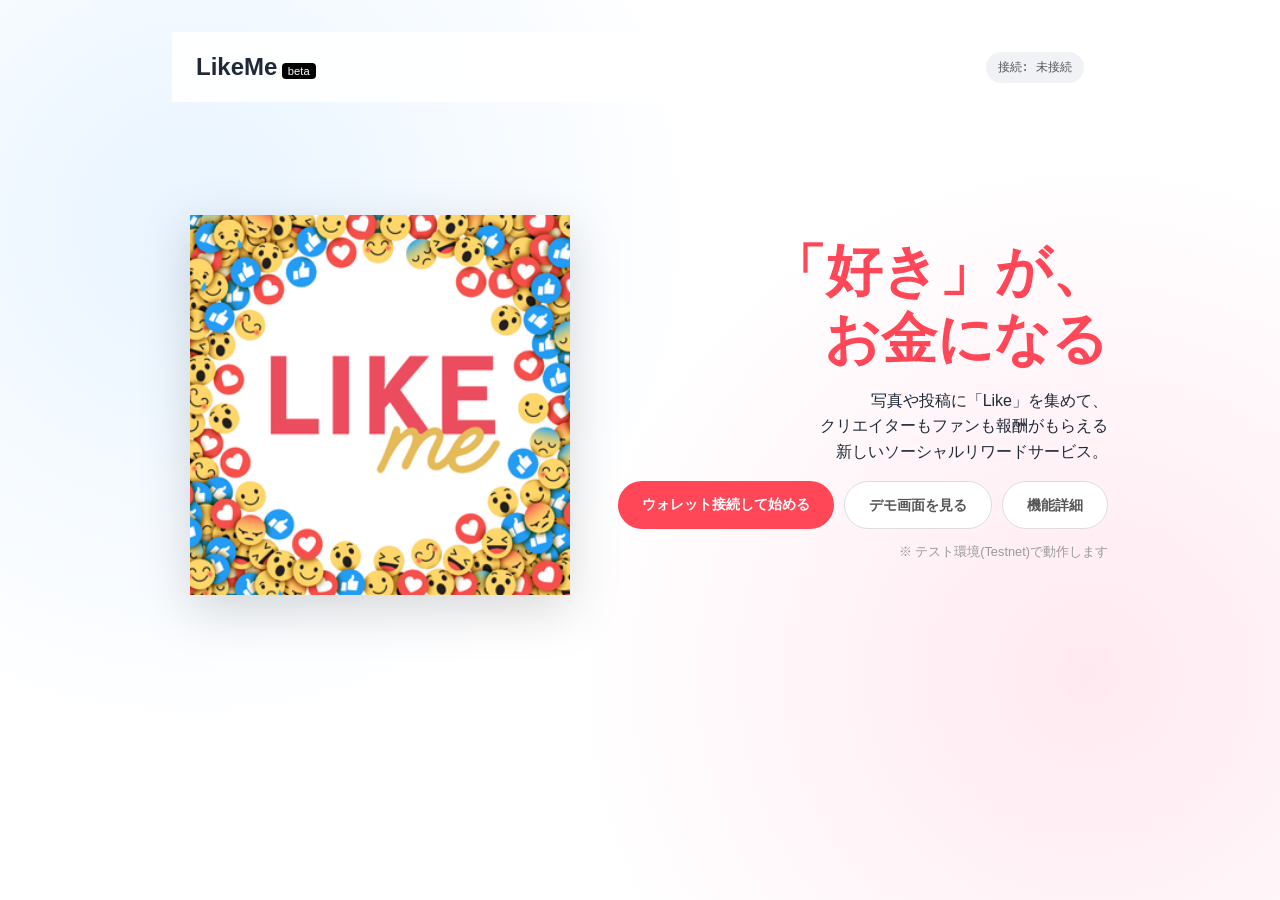
<file: LikeMe-DEMO/index.html>
<!DOCTYPE html>
<html lang="ja">
<head>
  <meta charset="UTF-8" />
  <meta name="viewport" content="width=device-width, initial-scale=1.0">
  <title>LikeMe ホーム</title>
  <link rel="stylesheet" href="style.css" />
  <script src="https://xumm.app/assets/cdn/xumm.min.js"></script>
  <script defer src="script.js"></script>
</head>
<body class="landing">
  <div class="landing-container">
    <div class="left-logo">
       <img src="images/likeme-logo.png" alt="LikeMe" onerror="this.style.display='none'">
    </div>

    <header class="landing-header">
      <div class="logo-area">
        <strong style="font-size:1.5rem;">LikeMe</strong> <span style="background:black; color:white; padding:2px 6px; font-size:0.7rem; border-radius:4px;">beta</span>
      </div>
      <div class="wallet-info">
        <span>接続: </span>
        <span id="connectedAddress">未接続</span>
      </div>
    </header>

    <div class="landing-text-block">
      <h1 class="landing-title">「好き」が、<br>お金になる</h1>
      <p class="landing-sub">
        写真や投稿に「Like」を集めて、<br>
        クリエイターもファンも報酬がもらえる<br>
        新しいソーシャルリワードサービス。
      </p>
      
      <div class="landing-buttons">
        <button id="connectBtn" class="btn primary">ウォレット接続して始める</button>
        
        <button id="logoutBtn" class="btn secondary" style="display:none; background-color:#333; color:white; border:none;">ログアウト（切断）</button>
        
        <a id="demoLink" href="profile.html" class="btn secondary">デモ画面を見る</a>
        <a id="moreLink" href="features.html" class="btn secondary">機能詳細</a>
      </div>
      
      <p class="landing-note" style="font-size:0.8rem; color:#999;">※ テスト環境(Testnet)で動作します</p>
    </div>
  </div>
</body>
</html>
</file>
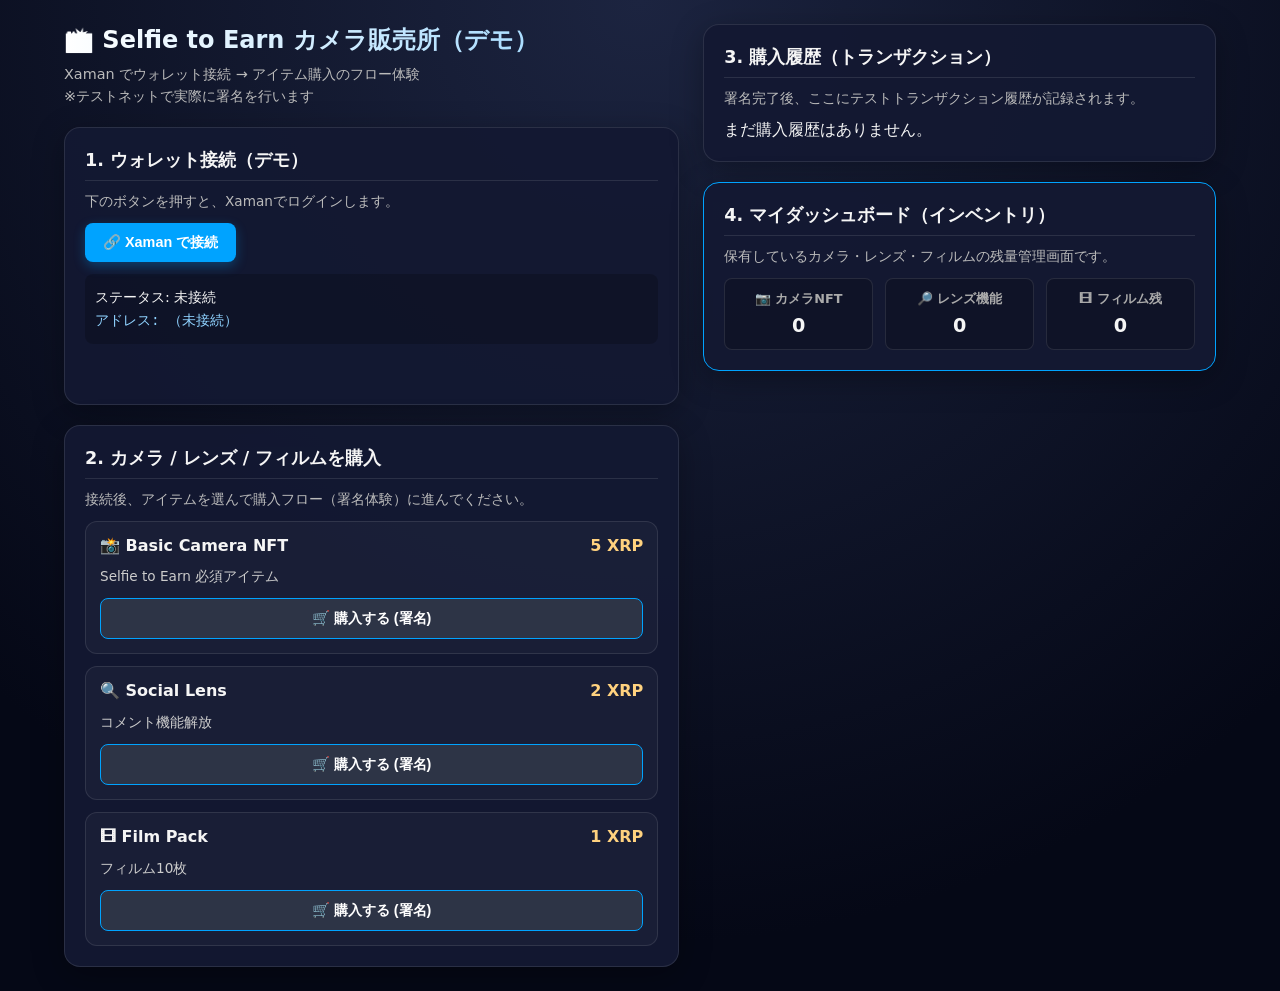
<file: LikeMe-DEMO/camera-shop-demo/index.html>
<!DOCTYPE html>
<html lang="ja">
<head>
  <meta charset="UTF-8" />
  <meta name="viewport" content="width=device-width, initial-scale=1.0">
  <title>Selfie to Earn カメラ販売所デモ</title>
  <link rel="stylesheet" href="style.css" />
  
  <script src="https://xumm.app/assets/cdn/xumm.min.js"></script>
  
  <script defer src="app.js"></script>
</head>
<body>
  <main class="layout">
    <section class="panel">
      <header class="header">
        <h1>📸 Selfie to Earn カメラ販売所（デモ）</h1>
        <p class="subtitle">
          Xaman でウォレット接続 → アイテム購入のフロー体験<br />
          ※テストネットで実際に署名を行います
        </p>
      </header>

      <div class="card connect-card">
        <h2>1. ウォレット接続（デモ）</h2>
        <p class="hint">
          下のボタンを押すと、Xamanでログインします。
        </p>
        <div class="connection-row">
          <button id="connectBtn" class="btn-primary">🔗 Xaman で接続</button>
          <button id="logoutBtn" class="btn-secondary" style="display: none;">👋 切断</button>
        </div>
        <div class="status-row">
            <p id="status">ステータス: 未接続</p>
            <p id="account" class="account-display">アドレス: （未接続）</p>
        </div>
        <p id="error" class="error"></p>
      </div>

      <div class="card">
        <h2>2. カメラ / レンズ / フィルムを購入</h2>
        <p class="hint">接続後、アイテムを選んで購入フロー（署名体験）に進んでください。</p>
        <div id="productList" class="product-list">
            </div>
      </div>
    </section>

    <section class="panel">
      <div class="card">
        <h2>3. 購入履歴（トランザクション）</h2>
        <p class="small">署名完了後、ここにテストトランザクション履歴が記録されます。</p>
        <div id="historyList" class="history-list empty-state">
          まだ購入履歴はありません。
        </div>
      </div>

      <div class="card highlight-card">
        <h2>4. マイダッシュボード（インベントリ）</h2>
        <p class="small">保有しているカメラ・レンズ・フィルムの残量管理画面です。</p>
        <div id="dashboard" class="dashboard">
          </div>
      </div>
    </section>
  </main>
</body>
</html>
</file>
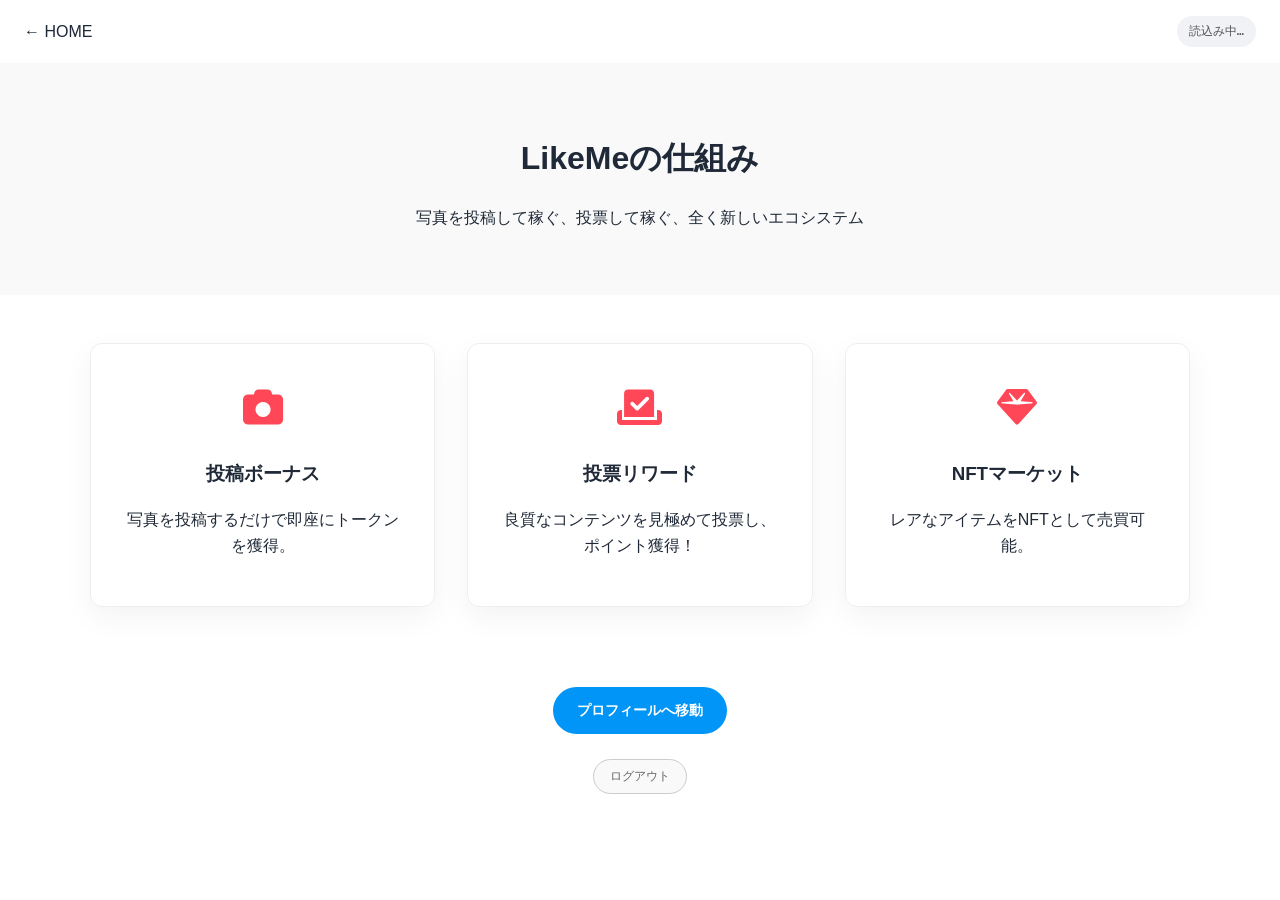
<file: LikeMe-DEMO/features.html>
<!DOCTYPE html>
<html lang="ja">
<head>
  <meta charset="UTF-8" />
  <title>LikeMe の仕組み</title>
  <link rel="stylesheet" href="style.css" />
  <link rel="stylesheet" href="https://cdnjs.cloudflare.com/ajax/libs/font-awesome/6.4.0/css/all.min.css" />
  <script src="https://xumm.app/assets/cdn/xumm.min.js"></script>
  <script defer src="script.js"></script>
</head>
<body class="features-page">
  <header class="page-header">
    <a id="backHome" href="index.html" class="back-link">← HOME</a>
    <div class="wallet-info">
      <span id="connectedAddress">読込み中…</span>
    </div>
  </header>

  <div class="header-section">
    <h1>LikeMeの仕組み</h1>
    <p class="subtitle">写真を投稿して稼ぐ、投票して稼ぐ、全く新しいエコシステム</p>
  </div>

  <div class="features-grid">
    <div class="feature-card">
      <div class="icon-wrapper"><i class="fa-solid fa-camera"></i></div>
      <h3>投稿ボーナス</h3>
      <p>写真を投稿するだけで即座にトークンを獲得。</p>
    </div>
    <div class="feature-card">
      <div class="icon-wrapper"><i class="fa-solid fa-check-to-slot"></i></div>
      <h3>投票リワード</h3>
      <p>良質なコンテンツを見極めて投票し、ポイント獲得！</p>
    </div>
    <div class="feature-card">
      <div class="icon-wrapper"><i class="fa-solid fa-gem"></i></div>
      <h3>NFTマーケット</h3>
      <p>レアなアイテムをNFTとして売買可能。</p>
    </div>
  </div>

  <div style="text-align:center; margin:2rem;">
    <a href="profile.html" id="ctaProfileLink" class="btn btn-white">プロフィールへ移動</a>
    <br><br>
    <button id="logoutBtn" class="logout-btn">ログアウト</button>
  </div>
</body>
</html>
</file>
<file: LikeMe-DEMO/style.css>
/* --- 基本設定 --- */
body {
  margin: 0;
  font-family: "Helvetica Neue", Arial, sans-serif;
  color: #1f2937;
  line-height: 1.6;
}
a { text-decoration: none; color: inherit; }
ul { list-style: none; padding: 0; margin: 0; }
img { max-width: 100%; display: block; }

/* --- ボタン --- */
.btn {
  display: inline-flex; align-items: center; justify-content: center;
  padding: 12px 24px; border-radius: 30px; font-weight: bold;
  cursor: pointer; border: none; font-size: 14px; transition: 0.2s;
}
.btn:hover { transform: translateY(-2px); opacity: 0.9; }
.btn.primary { background: #ff4757; color: white; }
.btn.secondary { background: #fff; color: #555; border: 1px solid #ddd; }
.btn-white { background-color: #0095f6; color: #fff; }

.logout-btn {
  padding: 8px 16px; border-radius: 20px; border: 1px solid #ccc;
  background: #f9f9f9; color: #666; cursor: pointer; font-size: 12px;
}

/* --- ヘッダー --- */
.page-header, .landing-header {
  display: flex; justify-content: space-between; align-items: center;
  padding: 16px 24px; background: rgba(255,255,255,0.9);
  backdrop-filter: blur(10px); position: relative; z-index: 100;
}
.wallet-info {
  font-size: 12px; background: #f1f2f6; padding: 6px 12px;
  border-radius: 20px; color: #555; font-family: monospace;
}

/* --- Home (Landing) --- */
body.landing {
  background: radial-gradient(circle at 15% 25%, rgba(199, 228, 255, 0.4), transparent 40%),
              radial-gradient(circle at 85% 75%, rgba(255, 200, 220, 0.4), transparent 40%), #ffffff;
  min-height: 100vh; overflow-x: hidden;
}
.landing-container {
  max-width: 1000px; margin: 0 auto; padding: 2rem;
  height: 100vh; position: relative; box-sizing: border-box;
}
.left-logo {
  position: absolute; left: 5%; top: 45%; transform: translateY(-50%); z-index: 10;
}
.left-logo img { width: 380px; filter: drop-shadow(0px 15px 25px rgba(0,0,0,0.15)); }
.landing-text-block {
  margin-left: 45%; margin-top: 15vh; text-align: right;
}
.landing-title { font-size: 3.5rem; font-weight: 800; color: #ff4757; margin-bottom: 1rem; line-height: 1.2; }
.landing-buttons { display: flex; justify-content: flex-end; gap: 10px; }

/* --- Profile --- */
body.profile-page { background: #fafafa; }
.page-container { max-width: 960px; margin: 0 auto; }
.profile-main { display: grid; grid-template-columns: 1fr 320px; gap: 30px; padding: 20px; }

.feed-card { background: white; border: 1px solid #dbdbdb; border-radius: 8px; margin-bottom: 24px; }
.feed-header { padding: 14px; display: flex; align-items: center; }
.feed-avatar {
  width: 32px; height: 32px; background: #ff4757; border-radius: 50%;
  color: white; display: flex; align-items: center; justify-content: center; margin-right: 10px; font-size: 10px;
}
.feed-actions { padding: 12px; display: flex; gap: 12px; }
.vote-btn { flex-grow: 1; background: #ff4757; color: white; border-radius: 8px; border:none; padding: 10px; font-weight:bold; cursor: pointer;}
.icon-btn { background: none; border: none; font-size: 1.4rem; cursor: pointer; }
.feed-notification { margin: 0 12px 12px; background: #fff5f5; color: #c0392b; padding: 8px 12px; border-radius: 6px; font-size: 0.9rem; }
.feed-stats-footer { padding: 12px; border-top: 1px solid #eee; font-size: 0.9rem; color: #888; }

.sidebar-card { background: white; border: 1px solid #dbdbdb; border-radius: 8px; padding: 20px; margin-bottom: 20px; }
.profile-name { font-weight: bold; font-size: 1.1rem; }
.stats-value { font-size: 2rem; font-weight: bold; color: #ff4757; }
.ranking-list li { display: flex; align-items: center; padding: 10px 0; border-bottom: 1px solid #eee; }
.rank-num { font-weight: bold; color: #ffd700; margin-right: 10px; font-size: 1.2rem; }

/* --- Features --- */
body.features-page { background: white; }
.header-section { text-align: center; padding: 3rem 1rem; background: #f9f9f9; }
.features-grid { display: grid; grid-template-columns: repeat(auto-fit, minmax(280px, 1fr)); gap: 2rem; padding: 3rem 2rem; max-width: 1100px; margin: 0 auto; }
.feature-card { text-align: center; padding: 2rem; border-radius: 12px; box-shadow: 0 10px 30px rgba(0,0,0,0.05); border: 1px solid #eee; }
.icon-wrapper { font-size: 2.5rem; color: #ff4757; margin-bottom: 1rem; }

/* --- スマホ対応 --- */
@media (max-width: 768px) {
  .landing-container { height: auto; padding-bottom: 4rem; }
  .left-logo { position: static; transform: none; text-align: center; margin: 2rem auto; }
  .left-logo img { width: 60%; max-width: 250px; margin: 0 auto; }
  .landing-text-block { margin-left: 0; margin-top: 1rem; text-align: center; }
  .landing-buttons { justify-content: center; flex-wrap: wrap; }
  .profile-main { grid-template-columns: 1fr; }
  .sidebar-column { order: -1; }
}
/* --- ランキングリストの装飾 --- */
.ranking-list li {
  display: flex;
  align-items: center;
  gap: 10px; /* 要素の間隔 */
  padding: 10px 0;
  border-bottom: 1px solid #eee;
}

/* 小さな写真 */
.rank-thumb {
  width: 40px;
  height: 40px;
  border-radius: 6px;
  object-fit: cover; /* 写真が潰れないようにトリミング */
  background: #ddd;
}

/* 投稿タイトルとスコア */
.rank-info {
  display: flex;
  flex-direction: column;
  font-size: 0.9rem;
}

.rank-score {
  font-size: 0.75rem;
  color: #ff4757; /* ブランドカラー */
  font-weight: bold;
}
</file>
<file: LikeMe-DEMO/camera-shop-demo/style.css>
:root {
  --bg-color: #050816;
  --card-bg: rgba(20, 25, 50, 0.95);
  --accent-color: #00a3ff;
  --text-main: #f5f5f5;
  --text-sub: #bbbbbb;
  --border-color: rgba(255, 255, 255, 0.1);
}

* {
  box-sizing: border-box;
}

body {
  margin: 0;
  font-family: system-ui, -apple-system, BlinkMacSystemFont, "Segoe UI", Roboto, sans-serif;
  background: radial-gradient(circle at 50% 0%, #1c2440 0%, var(--bg-color) 80%);
  color: var(--text-main);
  min-height: 100vh;
}

/* レイアウト */
.layout {
  display: grid;
  grid-template-columns: 1.2fr 1fr;
  gap: 24px;
  padding: 24px;
  max-width: 1200px;
  margin: 0 auto;
}

.panel {
  display: flex;
  flex-direction: column;
  gap: 20px;
}

/* ヘッダー */
.header h1 {
  font-size: 1.5rem;
  margin: 0 0 8px 0;
  background: linear-gradient(90deg, #fff, #8fd2ff);
  -webkit-background-clip: text;
  -webkit-text-fill-color: transparent;
}

.subtitle {
  font-size: 0.9rem;
  color: var(--text-sub);
  margin: 0;
  line-height: 1.5;
}

/* カード共通 */
.card {
  background: var(--card-bg);
  border-radius: 16px;
  padding: 20px;
  box-shadow: 0 8px 32px rgba(0, 0, 0, 0.3);
  border: 1px solid var(--border-color);
}

.card h2 {
  font-size: 1.1rem;
  margin: 0 0 12px 0;
  border-bottom: 1px solid var(--border-color);
  padding-bottom: 8px;
}

.hint, .small {
  font-size: 0.85rem;
  color: var(--text-sub);
  margin: 0 0 12px 0;
}

/* ボタン */
button {
  border: none;
  cursor: pointer;
  padding: 10px 18px;
  border-radius: 8px;
  font-size: 0.9rem;
  font-weight: 600;
  transition: all 0.2s;
}

.btn-primary {
  background: var(--accent-color);
  color: white;
  box-shadow: 0 4px 12px rgba(0, 163, 255, 0.3);
}
.btn-primary:hover { background: #0088d6; transform: translateY(-1px); }
.btn-primary:disabled { opacity: 0.6; cursor: not-allowed; transform: none; }

.btn-secondary {
  background: #333a50;
  color: #eee;
}
.btn-secondary:hover { background: #444c66; }

/* 接続エリア */
.connection-row { margin-bottom: 12px; }
.status-row { font-size: 0.9rem; background: rgba(0,0,0,0.2); padding: 10px; border-radius: 8px; }
.status-row p { margin: 4px 0; }
.account-display { font-family: monospace; color: #8fd2ff; }
.error { color: #ff6b81; font-size: 0.9rem; font-weight: bold; min-height: 1.2em; margin-top: 8px;}

/* 商品リスト */
.product-list { display: flex; flex-direction: column; gap: 12px; }
.product-card {
  background: rgba(255,255,255,0.03);
  border: 1px solid var(--border-color);
  border-radius: 12px;
  padding: 14px;
}
.product-header { display: flex; justify-content: space-between; align-items: center; margin-bottom: 6px; }
.product-name { font-weight: bold; font-size: 1rem; }
.product-price { color: #ffd27f; font-weight: bold; }
.product-desc { font-size: 0.85rem; color: #ccc; margin-bottom: 12px; }
.btn-buy { width: 100%; background: #2d3446; color: white; border: 1px solid var(--accent-color); }
.btn-buy:hover { background: var(--accent-color); }

/* 履歴リスト */
.history-list { max-height: 300px; overflow-y: auto; }
.history-item {
  border-bottom: 1px solid var(--border-color);
  padding: 10px 0;
  font-size: 0.85rem;
}
.history-header { display: flex; justify-content: space-between; margin-bottom: 4px; }
.history-time { color: #777; font-size: 0.75rem; }
.badge {
  display: inline-block; padding: 2px 8px; border-radius: 4px; font-size: 0.75rem; margin-right: 6px;
}
.badge-success { background: rgba(46, 204, 113, 0.2); color: #2ecc71; }
.badge-test { background: rgba(155, 89, 182, 0.2); color: #9b59b6; }

/* ダッシュボード */
.dashboard {
  display: grid;
  grid-template-columns: repeat(auto-fit, minmax(140px, 1fr));
  gap: 12px;
}
.dash-block {
  background: rgba(0,0,0,0.2);
  padding: 12px;
  border-radius: 8px;
  text-align: center;
  border: 1px solid var(--border-color);
}
.dash-block h3 { font-size: 0.8rem; color: #aaa; margin: 0 0 6px 0; }
.dash-value { font-size: 1.2rem; font-weight: bold; color: var(--text-main); }
.highlight-card { border: 1px solid var(--accent-color); }

/* スマホ対応 */
@media (max-width: 768px) {
  .layout { grid-template-columns: 1fr; padding: 16px; }
}
</file>
